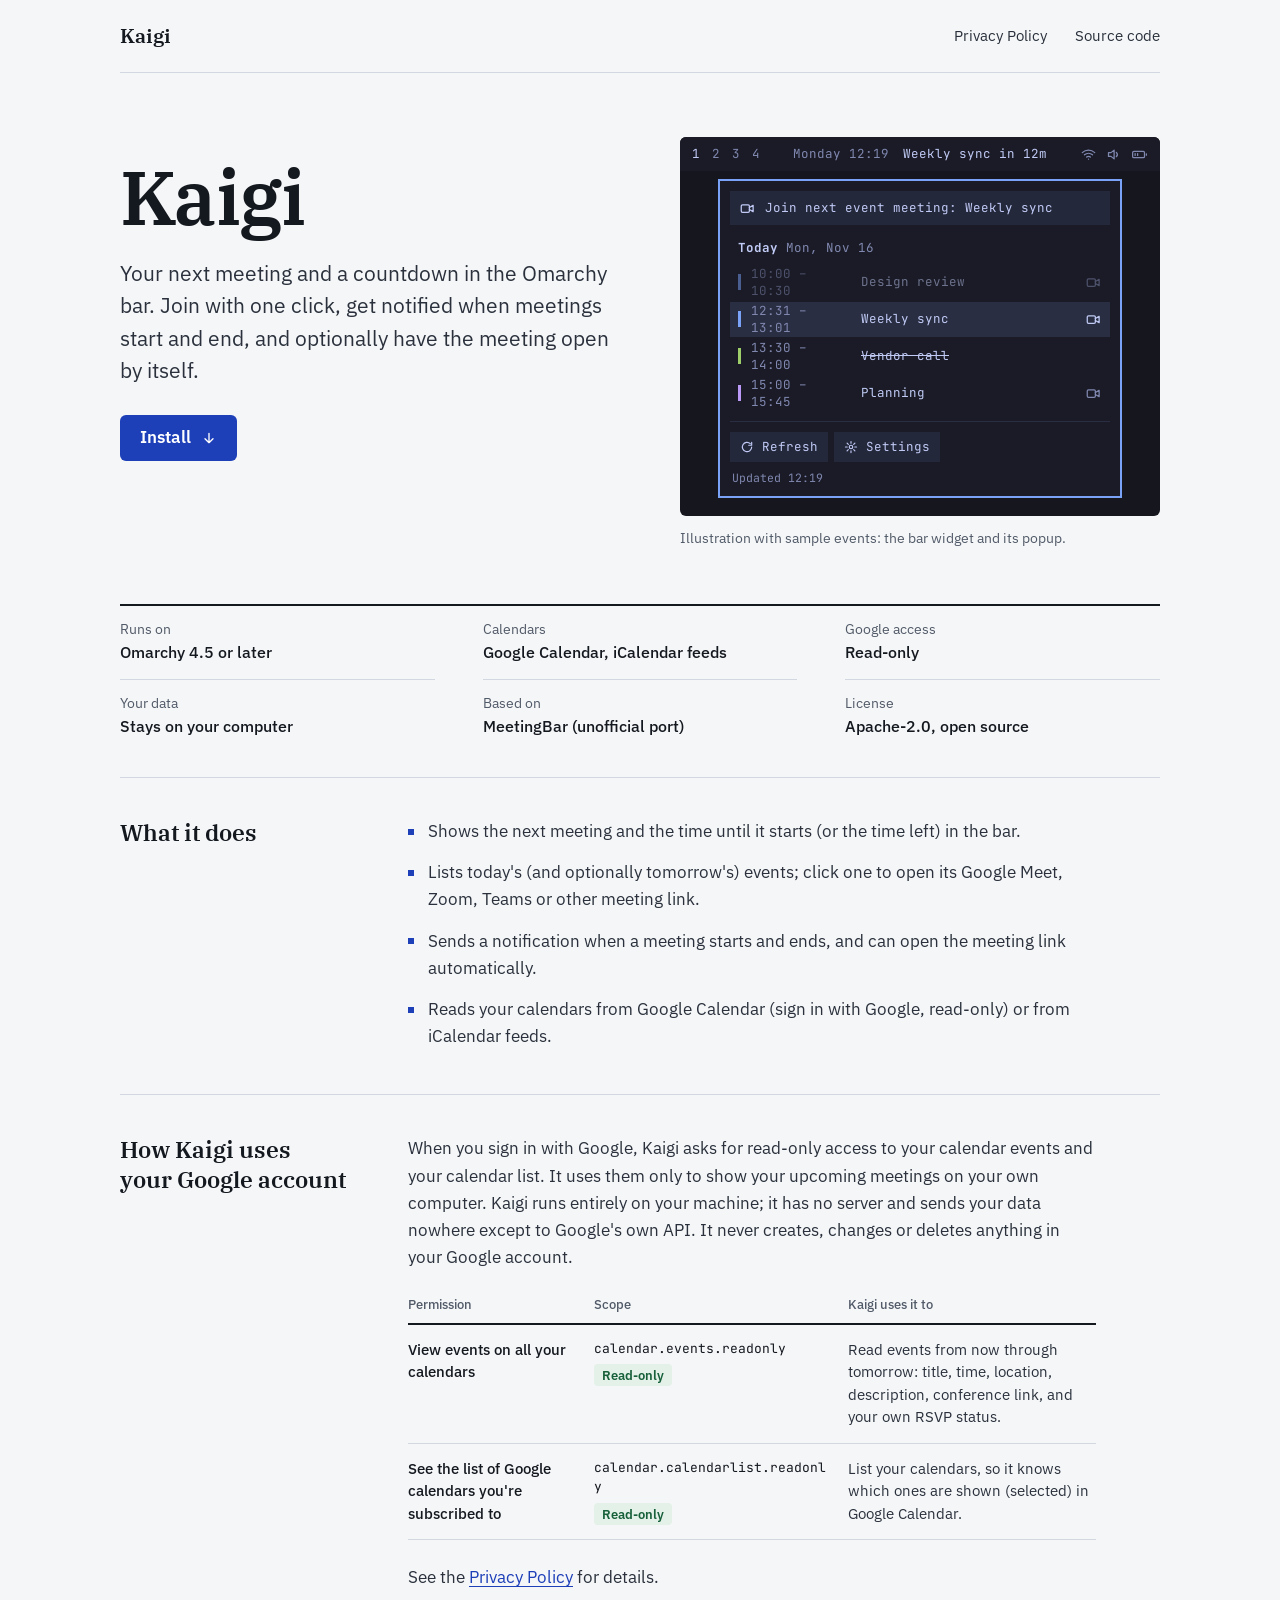
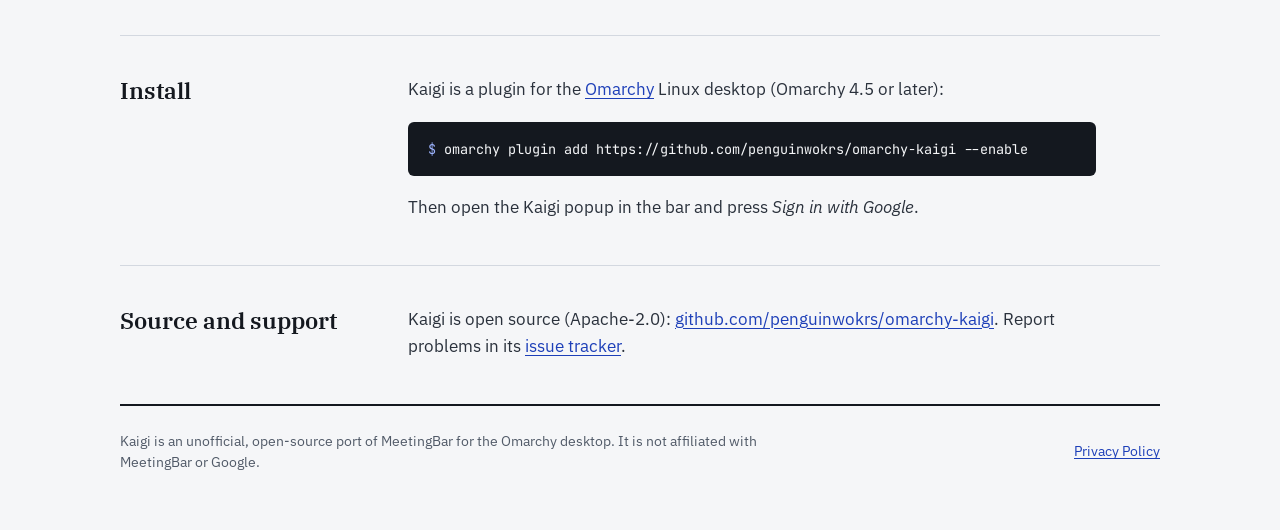
<file: docs/index.html>
<!doctype html>
<html lang="en">
<head>
<meta charset="utf-8">
<meta name="viewport" content="width=device-width,initial-scale=1">
<title>Kaigi — your next meeting in the Omarchy bar</title>
<meta name="description" content="Your next meeting and a countdown in the Omarchy bar. Join with one click, get notified when meetings start and end, and optionally have the meeting open by itself.">
<link rel="icon" href="data:image/svg+xml,%3Csvg xmlns='http://www.w3.org/2000/svg' viewBox='0 0 32 32'%3E%3Crect width='32' height='32' rx='6' fill='%231d3fb8'/%3E%3Cg fill='none' stroke='%23fff' stroke-width='2.4' stroke-linecap='round' stroke-linejoin='round'%3E%3Crect x='7' y='9' width='18' height='16' rx='2'/%3E%3Cpath d='M7 14h18M12 6.5v4M20 6.5v4'/%3E%3C/g%3E%3C/svg%3E">
<link rel="preload" href="fonts/ibm-plex-sans-latin.woff2" as="font" type="font/woff2" crossorigin>
<link rel="preload" href="fonts/ibm-plex-serif-latin-600.woff2" as="font" type="font/woff2" crossorigin>
<link rel="stylesheet" href="site.css">
</head>
<body>

<header class="wrap">
<div class="site-head">
<a class="brand" href="./" aria-current="page">Kaigi</a>
<nav class="site-nav" aria-label="Site">
<a href="privacy.html">Privacy Policy</a>
<a href="https://github.com/penguinwokrs/omarchy-kaigi">Source code</a>
</nav>
</div>
</header>

<main>

<div class="wrap">
<div class="hero">
<div class="hero-text">
<h1>Kaigi</h1>
<p class="lead">Your next meeting and a countdown in the Omarchy bar. Join with one click, get notified when meetings start and end, and optionally have the meeting open by itself.</p>
<p class="hero-actions"><a class="btn" href="#install">Install
<svg aria-hidden="true" width="16" height="16" viewBox="0 0 24 24" fill="none" stroke="currentColor" stroke-width="2" stroke-linecap="round" stroke-linejoin="round"><path d="M12 5v14M6 13l6 6 6-6"/></svg></a></p>
</div>

<figure class="demo">
<div class="screen" role="img" aria-label="Illustration of the Omarchy bar. Next to the clock, Kaigi's widget reads “Weekly sync in 12m”. Kaigi's popup is open below it, with a “Join next event meeting: Weekly sync” button and four sample events for today: Design review, Weekly sync, Vendor call (declined) and Planning.">
<div class="bar">
<span class="bar-ws"><b>1</b><span>2</span><span>3</span><span>4</span></span>
<span class="bar-mid"><span>Monday 12:19</span><span class="bar-widget">Weekly sync in 12m</span></span>
<span class="bar-tray">
<svg width="15" height="15" viewBox="0 0 24 24" fill="none" stroke="currentColor" stroke-width="2" stroke-linecap="round" stroke-linejoin="round"><path d="M2 9a15 15 0 0 1 20 0M5.5 12.5a10 10 0 0 1 13 0M9 16a5 5 0 0 1 6 0"/><path d="M12 19.5h.01"/></svg>
<svg width="15" height="15" viewBox="0 0 24 24" fill="none" stroke="currentColor" stroke-width="2" stroke-linecap="round" stroke-linejoin="round"><path d="M4 9v6h4l5 4V5L8 9H4z"/><path d="M16.5 8.5a5 5 0 0 1 0 7"/></svg>
<svg width="17" height="15" viewBox="0 0 26 24" fill="none" stroke="currentColor" stroke-width="2" stroke-linecap="round" stroke-linejoin="round"><rect x="2" y="7" width="19" height="10" rx="2"/><path d="M24 11v2M6 10.5v3M10 10.5v3"/></svg>
</span>
</div>
<div class="popup">
<div class="pp-join">
<svg width="15" height="15" viewBox="0 0 24 24" fill="none" stroke="currentColor" stroke-width="2" stroke-linecap="round" stroke-linejoin="round"><rect x="2" y="6" width="13" height="12" rx="2"/><path d="M15 10.5l6-3.5v10l-6-3.5"/></svg>
<span>Join next event meeting: Weekly sync</span>
</div>
<div class="pp-head"><b>Today</b>Mon, Nov 16</div>
<div class="pp-rows">
<div class="pp-row is-past"><i style="background:#7aa2f7"></i><span class="pp-time">10:00 – 10:30</span><span class="pp-title">Design review</span><svg width="15" height="15" viewBox="0 0 24 24" fill="none" stroke="currentColor" stroke-width="2" stroke-linecap="round" stroke-linejoin="round"><rect x="2" y="6" width="13" height="12" rx="2"/><path d="M15 10.5l6-3.5v10l-6-3.5"/></svg></div>
<div class="pp-row is-hot"><i style="background:#7aa2f7"></i><span class="pp-time">12:31 – 13:01</span><span class="pp-title">Weekly sync</span><svg width="15" height="15" viewBox="0 0 24 24" fill="none" stroke="currentColor" stroke-width="2" stroke-linecap="round" stroke-linejoin="round"><rect x="2" y="6" width="13" height="12" rx="2"/><path d="M15 10.5l6-3.5v10l-6-3.5"/></svg></div>
<div class="pp-row is-declined"><i style="background:#9ece6a"></i><span class="pp-time">13:30 – 14:00</span><span class="pp-title">Vendor call</span><span></span></div>
<div class="pp-row"><i style="background:#bb9af7"></i><span class="pp-time">15:00 – 15:45</span><span class="pp-title">Planning</span><svg width="15" height="15" viewBox="0 0 24 24" fill="none" stroke="currentColor" stroke-width="2" stroke-linecap="round" stroke-linejoin="round"><rect x="2" y="6" width="13" height="12" rx="2"/><path d="M15 10.5l6-3.5v10l-6-3.5"/></svg></div>
</div>
<div class="pp-sep"></div>
<div class="pp-actions">
<span><svg width="14" height="14" viewBox="0 0 24 24" fill="none" stroke="currentColor" stroke-width="2" stroke-linecap="round" stroke-linejoin="round"><path d="M20 12a8 8 0 1 1-2.4-5.7"/><path d="M20 4v5h-5"/></svg>Refresh</span>
<span><svg width="14" height="14" viewBox="0 0 24 24" fill="none" stroke="currentColor" stroke-width="2" stroke-linecap="round" stroke-linejoin="round"><circle cx="12" cy="12" r="3"/><path d="M12 2.5v3M12 18.5v3M2.5 12h3M18.5 12h3M5.3 5.3l2.1 2.1M16.6 16.6l2.1 2.1M5.3 18.7l2.1-2.1M16.6 7.4l2.1-2.1"/></svg>Settings</span>
</div>
<div class="pp-updated">Updated 12:19</div>
</div>
</div>
<figcaption>Illustration with sample events: the bar widget and its popup.</figcaption>
</figure>
</div>

<dl class="facts">
<div><dt>Runs on</dt><dd>Omarchy 4.5 or later</dd></div>
<div><dt>Calendars</dt><dd>Google Calendar, iCalendar feeds</dd></div>
<div><dt>Google access</dt><dd>Read-only</dd></div>
<div><dt>Your data</dt><dd>Stays on your computer</dd></div>
<div><dt>Based on</dt><dd>MeetingBar (unofficial port)</dd></div>
<div><dt>License</dt><dd>Apache-2.0, open source</dd></div>
</dl>
</div>

<div class="wrap rows">

<section class="row">
<h2>What it does</h2>
<div class="row-body">
<ul class="points">
<li>Shows the next meeting and the time until it starts (or the time left) in the bar.</li>
<li>Lists today's (and optionally tomorrow's) events; click one to open its Google Meet, Zoom, Teams or other meeting link.</li>
<li>Sends a notification when a meeting starts and ends, and can open the meeting link automatically.</li>
<li>Reads your calendars from Google Calendar (sign in with Google, read-only) or from iCalendar feeds.</li>
</ul>
</div>
</section>

<section class="row">
<h2>How Kaigi uses your Google account</h2>
<div class="row-body">
<p>When you sign in with Google, Kaigi asks for read-only access to your calendar events and your calendar list. It uses them only to show your upcoming meetings on your own computer. Kaigi runs entirely on your machine; it has no server and sends your data nowhere except to Google's own API. It never creates, changes or deletes anything in your Google account.</p>
<table class="perms" aria-label="The Google permissions Kaigi asks for">
<thead>
<tr><th scope="col">Permission</th><th scope="col">Scope</th><th scope="col">Kaigi uses it to</th></tr>
</thead>
<tbody>
<tr>
<th scope="row">View events on all your calendars</th>
<td data-label="Scope"><code>calendar.events.readonly</code><span class="tag">Read-only</span></td>
<td data-label="Kaigi uses it to">Read events from now through tomorrow: title, time, location, description, conference link, and your own RSVP status.</td>
</tr>
<tr>
<th scope="row">See the list of Google calendars you're subscribed to</th>
<td data-label="Scope"><code>calendar.calendarlist.readonly</code><span class="tag">Read-only</span></td>
<td data-label="Kaigi uses it to">List your calendars, so it knows which ones are shown (selected) in Google Calendar.</td>
</tr>
</tbody>
</table>
<p>See the <a href="privacy.html">Privacy Policy</a> for details.</p>
</div>
</section>

<section class="row" id="install">
<h2>Install</h2>
<div class="row-body">
<p>Kaigi is a plugin for the <a href="https://omarchy.org/">Omarchy</a> Linux desktop (Omarchy 4.5 or later):</p>
<pre class="cmd"><code>omarchy plugin add https://github.com/penguinwokrs/<wbr>omarchy-kaigi --enable</code></pre>
<p>Then open the Kaigi popup in the bar and press <em>Sign in with Google</em>.</p>
</div>
</section>

<section class="row">
<h2>Source and support</h2>
<div class="row-body">
<p>Kaigi is open source (Apache-2.0): <a href="https://github.com/penguinwokrs/omarchy-kaigi">github.com/penguinwokrs/omarchy-kaigi</a>. Report problems in its <a href="https://github.com/penguinwokrs/omarchy-kaigi/issues">issue tracker</a>.</p>
</div>
</section>

</div>

</main>

<footer class="wrap">
<div class="site-foot">
<p>Kaigi is an unofficial, open-source port of MeetingBar for the Omarchy desktop. It is not affiliated with MeetingBar or Google.</p>
<a href="privacy.html">Privacy Policy</a>
</div>
</footer>

</body>
</html>
</file>
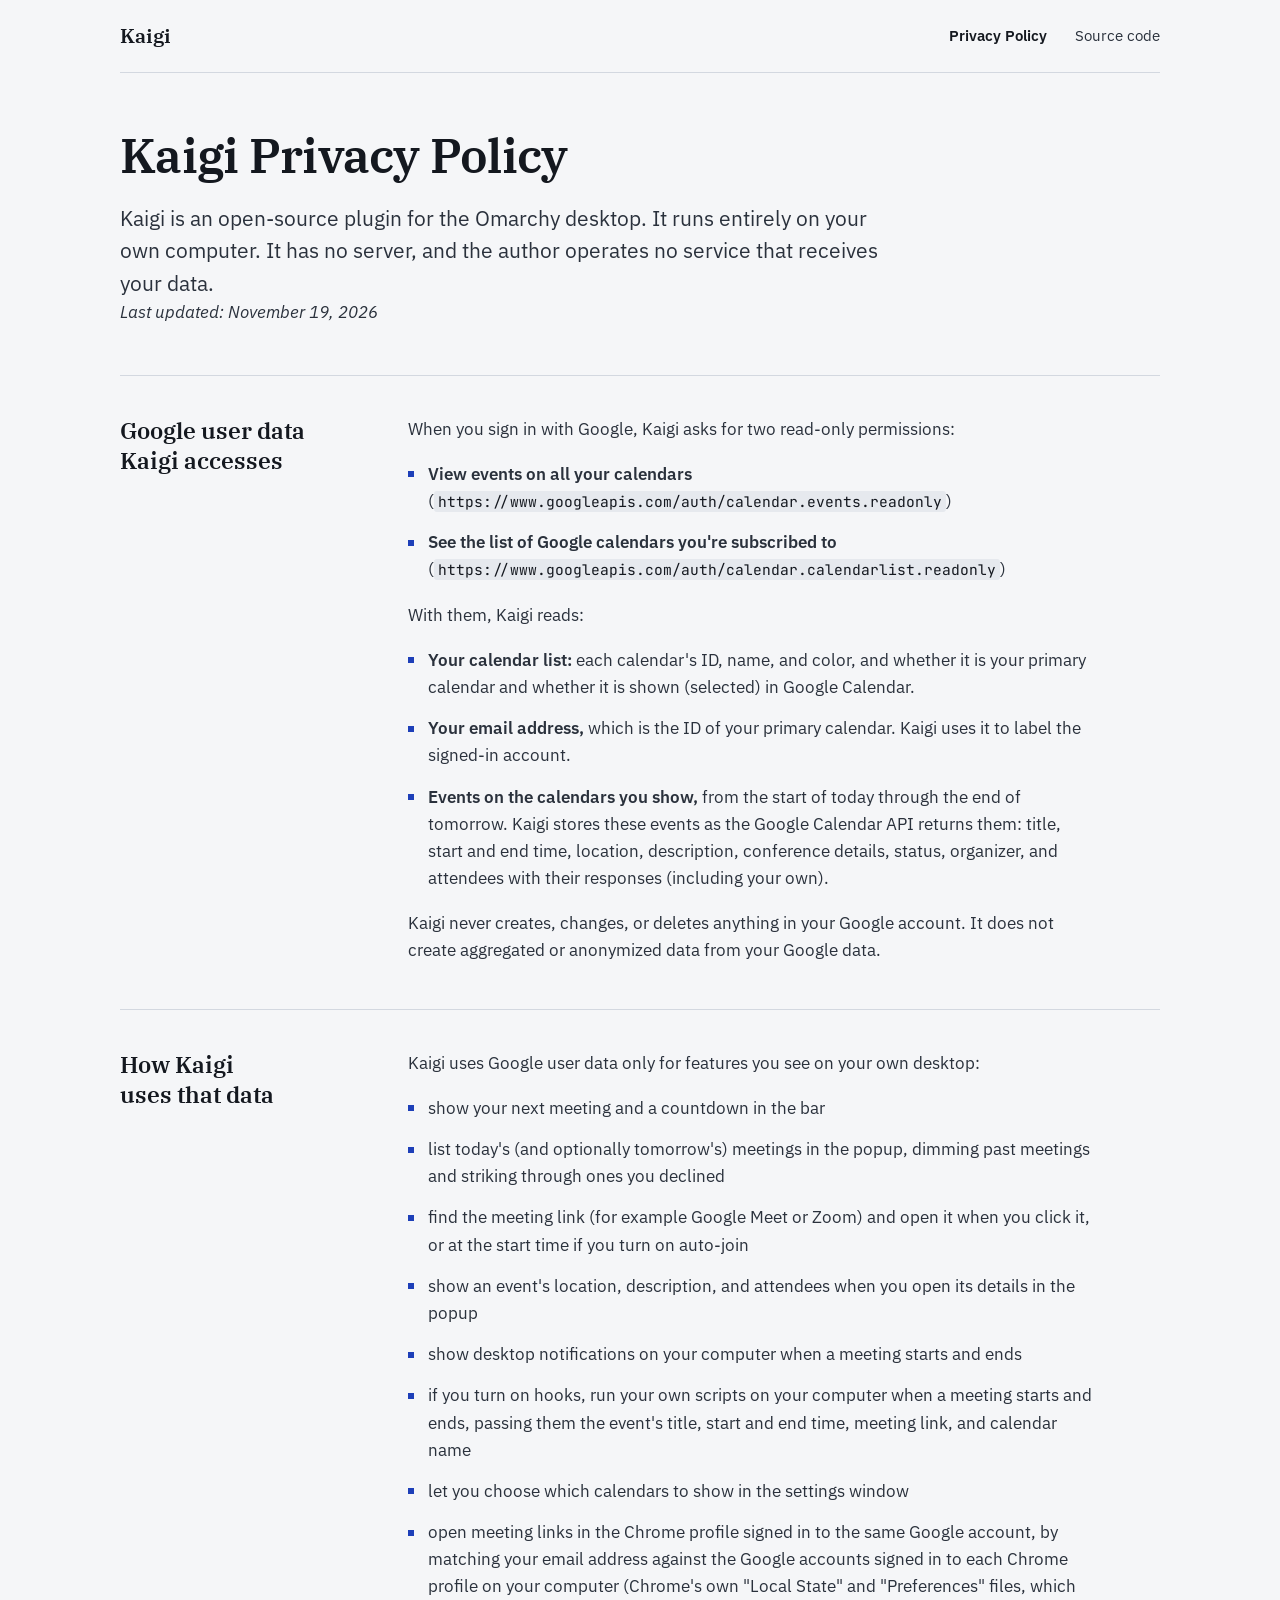
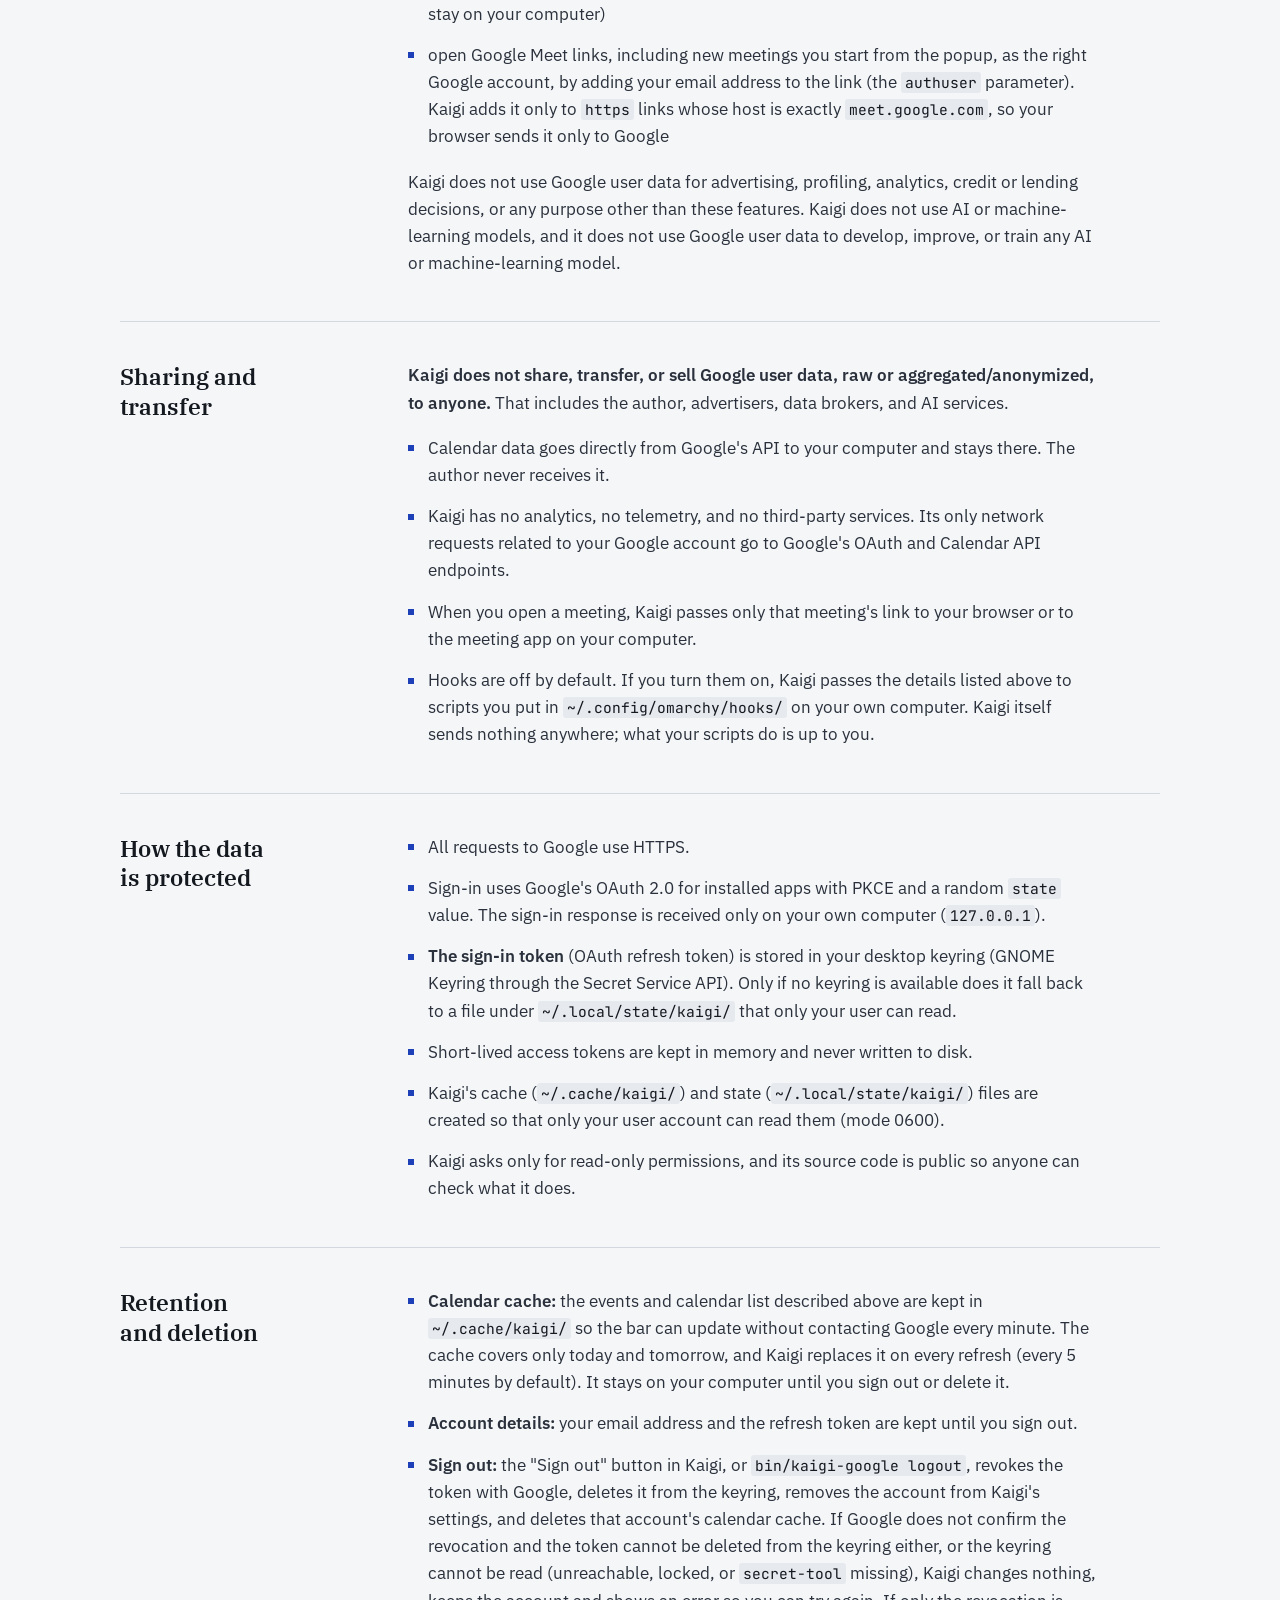
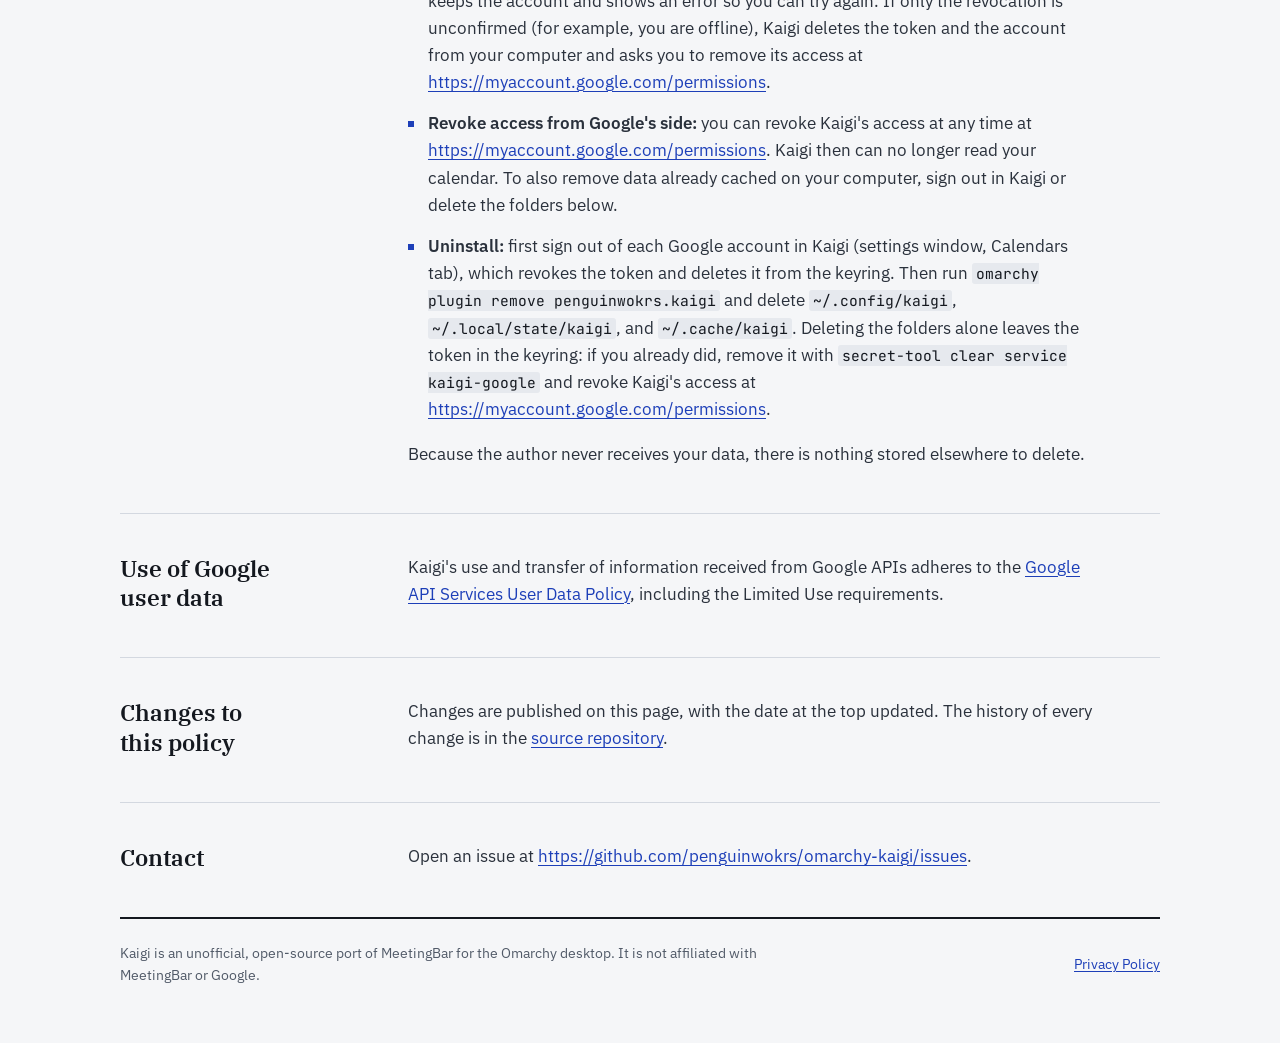
<file: docs/privacy.html>
<!doctype html>
<html lang="en">
<head>
<meta charset="utf-8">
<meta name="viewport" content="width=device-width,initial-scale=1">
<title>Kaigi Privacy Policy</title>
<meta name="description" content="Kaigi is an open-source plugin for the Omarchy desktop. It runs entirely on your own computer. It has no server, and the author operates no service that receives your data.">
<link rel="icon" href="data:image/svg+xml,%3Csvg xmlns='http://www.w3.org/2000/svg' viewBox='0 0 32 32'%3E%3Crect width='32' height='32' rx='6' fill='%231d3fb8'/%3E%3Cg fill='none' stroke='%23fff' stroke-width='2.4' stroke-linecap='round' stroke-linejoin='round'%3E%3Crect x='7' y='9' width='18' height='16' rx='2'/%3E%3Cpath d='M7 14h18M12 6.5v4M20 6.5v4'/%3E%3C/g%3E%3C/svg%3E">
<link rel="preload" href="fonts/ibm-plex-sans-latin.woff2" as="font" type="font/woff2" crossorigin>
<link rel="preload" href="fonts/ibm-plex-serif-latin-600.woff2" as="font" type="font/woff2" crossorigin>
<link rel="stylesheet" href="site.css">
</head>
<body>

<header class="wrap">
<div class="site-head">
<a class="brand" href="./">Kaigi</a>
<nav class="site-nav" aria-label="Site">
<a href="privacy.html" aria-current="page">Privacy Policy</a>
<a href="https://github.com/penguinwokrs/omarchy-kaigi">Source code</a>
</nav>
</div>
</header>

<main class="wrap">

<div class="doc-head">
<h1>Kaigi Privacy Policy</h1>
<p class="lead">Kaigi is an open-source plugin for the Omarchy desktop. It runs entirely on your own computer. It has no server, and the author operates no service that receives your data.</p>
<p><em>Last updated: November 19, 2026</em></p>
</div>

<section class="row">
<h2>Google user data Kaigi accesses</h2>
<div class="row-body">
<p>When you sign in with Google, Kaigi asks for two read-only permissions:</p>
<ul class="points">
<li><strong>View events on all your calendars</strong><br>
(<code>https://www.googleapis.com/auth/<wbr>calendar.events.readonly</code>)</li>
<li><strong>See the list of Google calendars you're subscribed to</strong><br>
(<code>https://www.googleapis.com/auth/<wbr>calendar.calendarlist.readonly</code>)</li>
</ul>
<p>With them, Kaigi reads:</p>
<ul class="points">
<li><strong>Your calendar list:</strong> each calendar's ID, name, and color, and whether it is your primary calendar and whether it is shown (selected) in Google Calendar.</li>
<li><strong>Your email address,</strong> which is the ID of your primary calendar. Kaigi uses it to label the signed-in account.</li>
<li><strong>Events on the calendars you show,</strong> from the start of today through the end of tomorrow. Kaigi stores these events as the Google Calendar API returns them: title, start and end time, location, description, conference details, status, organizer, and attendees with their responses (including your own).</li>
</ul>
<p>Kaigi never creates, changes, or deletes anything in your Google account. It does not create aggregated or anonymized data from your Google data.</p>
</div>
</section>

<section class="row">
<h2>How Kaigi uses that data</h2>
<div class="row-body">
<p>Kaigi uses Google user data only for features you see on your own desktop:</p>
<ul class="points">
<li>show your next meeting and a countdown in the bar</li>
<li>list today's (and optionally tomorrow's) meetings in the popup, dimming past meetings and striking through ones you declined</li>
<li>find the meeting link (for example Google Meet or Zoom) and open it when you click it, or at the start time if you turn on auto-join</li>
<li>show an event's location, description, and attendees when you open its details in the popup</li>
<li>show desktop notifications on your computer when a meeting starts and ends</li>
<li>if you turn on hooks, run your own scripts on your computer when a meeting starts and ends, passing them the event's title, start and end time, meeting link, and calendar name</li>
<li>let you choose which calendars to show in the settings window</li>
<li>open meeting links in the Chrome profile signed in to the same Google account, by matching your email address against the Google accounts signed in to each Chrome profile on your computer (Chrome's own "Local State" and "Preferences" files, which stay on your computer)</li>
<li>open Google Meet links, including new meetings you start from the popup, as the right Google account, by adding your email address to the link (the <code>authuser</code> parameter). Kaigi adds it only to <code>https</code> links whose host is exactly <code>meet.google.com</code>, so your browser sends it only to Google</li>
</ul>
<p>Kaigi does not use Google user data for advertising, profiling, analytics, credit or lending decisions, or any purpose other than these features. Kaigi does not use AI or machine-learning models, and it does not use Google user data to develop, improve, or train any AI or machine-learning model.</p>
</div>
</section>

<section class="row">
<h2>Sharing and transfer</h2>
<div class="row-body">
<p><strong>Kaigi does not share, transfer, or sell Google user data, raw or aggregated/anonymized, to anyone.</strong> That includes the author, advertisers, data brokers, and AI services.</p>
<ul class="points">
<li>Calendar data goes directly from Google's API to your computer and stays there. The author never receives it.</li>
<li>Kaigi has no analytics, no telemetry, and no third-party services. Its only network requests related to your Google account go to Google's OAuth and Calendar API endpoints.</li>
<li>When you open a meeting, Kaigi passes only that meeting's link to your browser or to the meeting app on your computer.</li>
<li>Hooks are off by default. If you turn them on, Kaigi passes the details listed above to scripts you put in <code>~/.config/omarchy/hooks/</code> on your own computer. Kaigi itself sends nothing anywhere; what your scripts do is up to you.</li>
</ul>
</div>
</section>

<section class="row">
<h2>How the data is protected</h2>
<div class="row-body">
<ul class="points">
<li>All requests to Google use HTTPS.</li>
<li>Sign-in uses Google's OAuth 2.0 for installed apps with PKCE and a random <code>state</code> value. The sign-in response is received only on your own computer (<code>127.0.0.1</code>).</li>
<li><strong>The sign-in token</strong> (OAuth refresh token) is stored in your desktop keyring (GNOME Keyring through the Secret Service API). Only if no keyring is available does it fall back to a file under <code>~/.local/state/kaigi/</code> that only your user can read.</li>
<li>Short-lived access tokens are kept in memory and never written to disk.</li>
<li>Kaigi's cache (<code>~/.cache/kaigi/</code>) and state (<code>~/.local/state/kaigi/</code>) files are created so that only your user account can read them (mode 0600).</li>
<li>Kaigi asks only for read-only permissions, and its source code is public so anyone can check what it does.</li>
</ul>
</div>
</section>

<section class="row">
<h2>Retention and deletion</h2>
<div class="row-body">
<ul class="points">
<li><strong>Calendar cache:</strong> the events and calendar list described above are kept in <code>~/.cache/kaigi/</code> so the bar can update without contacting Google every minute. The cache covers only today and tomorrow, and Kaigi replaces it on every refresh (every 5 minutes by default). It stays on your computer until you sign out or delete it.</li>
<li><strong>Account details:</strong> your email address and the refresh token are kept until you sign out.</li>
<li><strong>Sign out:</strong> the "Sign out" button in Kaigi, or <code>bin/kaigi-google logout</code>, revokes the token with Google, deletes it from the keyring, removes the account from Kaigi's settings, and deletes that account's calendar cache. If Google does not confirm the revocation and the token cannot be deleted from the keyring either, or the keyring cannot be read (unreachable, locked, or <code>secret-tool</code> missing), Kaigi changes nothing, keeps the account and shows an error so you can try again. If only the revocation is unconfirmed (for example, you are offline), Kaigi deletes the token and the account from your computer and asks you to remove its access at <a href="https://myaccount.google.com/permissions">https://myaccount.google.com/permissions</a>.</li>
<li><strong>Revoke access from Google's side:</strong> you can revoke Kaigi's access at any time at <a href="https://myaccount.google.com/permissions">https://myaccount.google.com/permissions</a>. Kaigi then can no longer read your calendar. To also remove data already cached on your computer, sign out in Kaigi or delete the folders below.</li>
<li><strong>Uninstall:</strong> first sign out of each Google account in Kaigi (settings window, Calendars tab), which revokes the token and deletes it from the keyring. Then run <code>omarchy plugin remove penguinwokrs.kaigi</code> and delete <code>~/.config/kaigi</code>, <code>~/.local/state/kaigi</code>, and <code>~/.cache/kaigi</code>. Deleting the folders alone leaves the token in the keyring: if you already did, remove it with <code>secret-tool clear service kaigi-google</code> and revoke Kaigi's access at <a href="https://myaccount.google.com/permissions">https://myaccount.google.com/permissions</a>.</li>
</ul>
<p>Because the author never receives your data, there is nothing stored elsewhere to delete.</p>
</div>
</section>

<section class="row">
<h2>Use of Google user data</h2>
<div class="row-body">
<p>Kaigi's use and transfer of information received from Google APIs adheres to the <a href="https://developers.google.com/terms/api-services-user-data-policy">Google API Services User Data Policy</a>, including the Limited Use requirements.</p>
</div>
</section>

<section class="row">
<h2>Changes to this policy</h2>
<div class="row-body">
<p>Changes are published on this page, with the date at the top updated. The history of every change is in the <a href="https://github.com/penguinwokrs/omarchy-kaigi/commits/main/PRIVACY.md">source repository</a>.</p>
</div>
</section>

<section class="row">
<h2>Contact</h2>
<div class="row-body">
<p>Open an issue at <a href="https://github.com/penguinwokrs/omarchy-kaigi/issues">https://github.com/penguinwokrs/omarchy-kaigi/issues</a>.</p>
</div>
</section>

</main>

<footer class="wrap">
<div class="site-foot">
<p>Kaigi is an unofficial, open-source port of MeetingBar for the Omarchy desktop. It is not affiliated with MeetingBar or Google.</p>
<a href="privacy.html">Privacy Policy</a>
</div>
</footer>

</body>
</html>
</file>
<file: docs/site.css>
/* Kaigi site: shared by index.html and privacy.html. */

/* Fonts are served from this site (Latin subsets). Licenses: fonts/OFL-*.txt */
@font-face { font-family: "IBM Plex Sans"; font-style: normal; font-weight: 400 600; font-display: swap; src: url("fonts/ibm-plex-sans-latin.woff2") format("woff2"); }
@font-face { font-family: "IBM Plex Sans"; font-style: italic; font-weight: 400; font-display: swap; src: url("fonts/ibm-plex-sans-latin-italic.woff2") format("woff2"); }
@font-face { font-family: "IBM Plex Serif"; font-style: normal; font-weight: 600; font-display: swap; src: url("fonts/ibm-plex-serif-latin-600.woff2") format("woff2"); }
@font-face { font-family: "JetBrains Mono"; font-style: normal; font-weight: 400 700; font-display: swap; src: url("fonts/jetbrains-mono-latin.woff2") format("woff2"); }

:root {
  --ground: #f5f6f8;
  --ink: #14181f;
  --text: #2a313c;
  --muted: #515a68;
  --rule: #d3d8e0;
  --accent: #1d3fb8;
  --ok-bg: #e3f1e8;
  --ok-ink: #17603a;
  --serif: "IBM Plex Serif", Georgia, "Times New Roman", serif;
  --sans: "IBM Plex Sans", system-ui, -apple-system, "Segoe UI", Helvetica, Arial, sans-serif;
  --mono: "JetBrains Mono", "JetBrainsMono Nerd Font", ui-monospace, SFMono-Regular, Menlo, Consolas, monospace;
}

*, *::before, *::after { box-sizing: border-box; }
html { -webkit-text-size-adjust: 100%; text-size-adjust: 100%; scroll-behavior: smooth; }
@media (prefers-reduced-motion: reduce) { html { scroll-behavior: auto; } }
body { margin: 0; background: var(--ground); color: var(--text); font: 17px/1.6 var(--sans); }
a { color: var(--accent); text-decoration-thickness: 1px; text-underline-offset: .16em; }
a:hover { color: var(--ink); }
:focus-visible { outline: 2px solid var(--accent); outline-offset: 3px; border-radius: 2px; }
h1, h2 { margin: 0; font-family: var(--serif); font-weight: 600; color: var(--ink); }
p { margin: 0; }
strong { font-weight: 600; }
code, pre { font-family: var(--mono); }
.wrap { max-width: 1104px; margin: 0 auto; padding: 0 32px; }

/* Header */
.site-head { display: flex; flex-wrap: wrap; align-items: center; justify-content: space-between; column-gap: 32px; padding: 14px 0; border-bottom: 1px solid var(--rule); }
.brand { display: inline-flex; align-items: center; min-height: 44px; font: 600 20px/1 var(--serif); color: var(--ink); text-decoration: none; }
.site-nav { display: flex; flex-wrap: wrap; column-gap: 28px; font-size: 15px; }
.site-nav a { display: inline-flex; align-items: center; min-height: 44px; color: var(--text); text-decoration: none; }
.site-nav a:hover { color: var(--accent); }
.site-nav a[aria-current="page"] { color: var(--ink); font-weight: 600; }

/* Hero */
.hero { display: grid; grid-template-columns: minmax(0, 1fr) minmax(0, 480px); column-gap: 64px; row-gap: 40px; align-items: start; padding: 64px 0 56px; }
.hero-text { padding-top: 20px; }
.hero h1 { font-size: 76px; line-height: 1.05; letter-spacing: -.02em; }
.lead { margin-top: 20px; font-size: 21px; line-height: 1.55; text-wrap: pretty; }
.hero-actions { margin-top: 28px; }
.btn { display: inline-flex; align-items: center; gap: 10px; min-height: 46px; padding: 0 20px; border-radius: 6px; background: var(--accent); color: #fff; font-weight: 600; text-decoration: none; }
.btn:hover { background: var(--ink); color: #fff; }

/* Product illustration (Omarchy's default Tokyo Night theme) */
.demo { margin: 0; }
.demo figcaption { margin-top: 12px; font-size: 14px; line-height: 1.45; color: var(--muted); }
.screen { overflow: hidden; padding-bottom: 18px; border-radius: 6px; background: #16161e; color: #a9b1d6; font: 12.5px/1.4 var(--mono); }
.bar { display: grid; grid-template-columns: 1fr auto 1fr; align-items: center; gap: 12px; height: 34px; padding: 0 12px; background: #1a1b26; color: #8088b0; white-space: nowrap; }
.bar-ws { display: flex; gap: 12px; }
.bar-ws b { font-weight: 400; color: #c0caf5; }
.bar-mid { display: flex; align-items: center; gap: 14px; }
.bar-widget { color: #c0caf5; }
.bar-tray { display: flex; align-items: center; justify-self: end; gap: 10px; }
.popup { display: grid; gap: 8px; width: min(404px, calc(100% - 24px)); margin: 8px auto 0; padding: 10px; border: 2px solid #7aa2f7; background: #1a1b26; }
.pp-join { display: flex; align-items: center; gap: 10px; min-height: 34px; padding: 6px 10px; background: #24283b; color: #c0caf5; }
.pp-join svg { flex: none; }
.pp-head { padding: 6px 8px 0; color: #8088b0; }
.pp-head b { margin-right: 8px; color: #c0caf5; }
.pp-rows { display: grid; gap: 2px; }
.pp-row { display: grid; grid-template-columns: 3px 100px minmax(0, 1fr) 16px; column-gap: 10px; align-items: center; min-height: 30px; padding: 0 8px; }
.pp-row i { height: 16px; background: #8088b0; }
.pp-time { color: #8088b0; font-variant-numeric: tabular-nums; }
.pp-title { overflow: hidden; color: #c0caf5; text-overflow: ellipsis; white-space: nowrap; }
.pp-row svg { color: #8088b0; }
.pp-row.is-past { opacity: .5; }
.pp-row.is-hot { background: #292e42; }
.pp-row.is-hot svg { color: #c0caf5; }
.pp-row.is-declined .pp-title { text-decoration: line-through; }
.pp-sep { height: 1px; margin: 2px 0; background: #292e42; }
.pp-actions { display: flex; flex-wrap: wrap; gap: 6px; }
.pp-actions span { display: inline-flex; align-items: center; gap: 8px; min-height: 30px; padding: 0 10px; background: #24283b; color: #c0caf5; }
.pp-updated { padding: 0 2px; font-size: 11.5px; color: #8088b0; }

/* At a glance */
.facts { display: grid; grid-template-columns: repeat(3, minmax(0, 1fr)); column-gap: 48px; margin: 0; border-top: 2px solid var(--ink); }
.facts div { padding: 14px 0 15px; border-bottom: 1px solid var(--rule); }
.facts div:nth-last-child(-n+3) { border-bottom: 0; }
.facts dt { font-size: 13.5px; line-height: 1.4; color: var(--muted); }
.facts dd { margin: 2px 0 0; font-size: 16px; line-height: 1.45; font-weight: 500; color: var(--ink); }

/* Label-left, content-right rows */
.rows { margin-top: 24px; }
.row { display: grid; grid-template-columns: 232px minmax(0, 688px); column-gap: 56px; row-gap: 14px; align-items: start; padding: 40px 0 44px; border-top: 1px solid var(--rule); }
.row > h2 { font-size: 23px; line-height: 1.3; text-wrap: balance; }
.row-body { display: grid; gap: 18px; min-width: 0; }
.row-body p { text-wrap: pretty; }
.points { display: grid; gap: 14px; margin: 0; padding: 0; list-style: none; }
.points li { position: relative; padding-left: 20px; }
.points li::before { content: ""; position: absolute; left: 0; top: .62em; width: 6px; height: 6px; background: var(--accent); }
.row-body code { padding: 1px 4px; border-radius: 3px; background: #e6e9ee; color: var(--ink); font-size: .86em; overflow-wrap: anywhere; }

/* Permissions table */
.perms { width: 100%; margin: 6px 0; border-collapse: collapse; font-size: 15px; line-height: 1.5; text-align: left; }
.perms thead th { padding: 0 16px 8px 0; border-bottom: 2px solid var(--ink); font-size: 13px; font-weight: 500; color: var(--muted); vertical-align: bottom; }
.perms tbody th, .perms td { padding: 14px 16px 14px 0; border-bottom: 1px solid var(--rule); font-weight: 400; vertical-align: top; }
.perms tbody th { width: 27%; font-weight: 500; color: var(--ink); }
.perms td:nth-child(2) { width: 37%; }
.perms thead th:last-child, .perms td:last-child { padding-right: 0; }
.perms code { display: block; padding: 0; background: none; font-size: 13px; }
.tag { display: inline-block; margin-top: 6px; padding: 2px 8px; border-radius: 4px; background: var(--ok-bg); color: var(--ok-ink); font-size: 12.5px; line-height: 18px; font-weight: 600; }

/* Install command */
.cmd { margin: 0; padding: 16px 20px; border-radius: 6px; background: var(--ink); color: #f5f6f8; font-size: 13.5px; line-height: 22px; white-space: pre-wrap; overflow-wrap: anywhere; }
.cmd code { padding: 0; background: none; color: inherit; font-size: inherit; }
.cmd code::before { content: "$ "; color: #9db4ff; user-select: none; }

/* Privacy policy */
.doc-head { max-width: 800px; padding: 56px 0 48px; }
.doc-head h1 { font-size: 48px; line-height: 1.1; letter-spacing: -.015em; }

/* Footer */
.site-foot { display: flex; flex-wrap: wrap; align-items: center; justify-content: space-between; gap: 8px 32px; padding: 24px 0 56px; border-top: 2px solid var(--ink); font-size: 14px; line-height: 1.55; color: var(--muted); }
.site-foot p { flex: 1 1 420px; max-width: 640px; }
.site-foot a { display: inline-flex; align-items: center; min-height: 44px; }

@media (max-width: 980px) {
  .hero { grid-template-columns: minmax(0, 1fr); padding: 48px 0; }
  .hero-text { padding-top: 0; }
  .demo { max-width: 520px; }
  .facts { grid-template-columns: repeat(2, minmax(0, 1fr)); }
  .facts div:nth-last-child(-n+3) { border-bottom: 1px solid var(--rule); }
  .facts div:nth-last-child(-n+2) { border-bottom: 0; }
  .row { grid-template-columns: minmax(0, 1fr); padding: 32px 0 36px; }
}

@media (max-width: 640px) {
  body { font-size: 16px; }
  .wrap { padding: 0 20px; }
  .site-nav { column-gap: 20px; }
  .hero { padding: 36px 0 40px; }
  .hero h1 { font-size: 56px; }
  .lead { font-size: 19px; }
  .doc-head { padding: 36px 0 32px; }
  .doc-head h1 { font-size: 36px; }
  .screen { font-size: 11.5px; }
  .bar { grid-template-columns: auto; justify-content: center; }
  .pp-row { grid-template-columns: 3px 92px minmax(0, 1fr) 16px; }
  .pp-updated { font-size: 11px; }
  .bar-ws, .bar-tray { display: none; }
  .facts { grid-template-columns: minmax(0, 1fr); }
  .facts div { display: flex; gap: 16px; padding: 12px 0; }
  .facts div:nth-last-child(-n+2) { border-bottom: 1px solid var(--rule); }
  .facts div:last-child { border-bottom: 0; }
  .facts dt { flex: 0 0 104px; font-size: 14px; line-height: 1.45; }
  .facts dd { margin: 0; font-size: 15px; }
  .rows { margin-top: 12px; }

  /* The table becomes one block per permission; column names move into each cell. */
  .perms, .perms tbody, .perms tr, .perms tbody th, .perms td { display: block; width: auto; }
  .perms thead { position: absolute; width: 1px; height: 1px; overflow: hidden; clip-path: inset(50%); }
  .perms tr { padding: 14px 0 16px; border-bottom: 1px solid var(--rule); }
  .perms tbody tr:first-child { border-top: 2px solid var(--ink); }
  .perms tbody th, .perms td { padding: 0; border: 0; }
  .perms td:nth-child(2) { width: auto; }
  .perms td { margin-top: 10px; }
  .perms td::before { content: attr(data-label); display: block; margin-bottom: 2px; font-size: 13px; color: var(--muted); }
}
</file>
